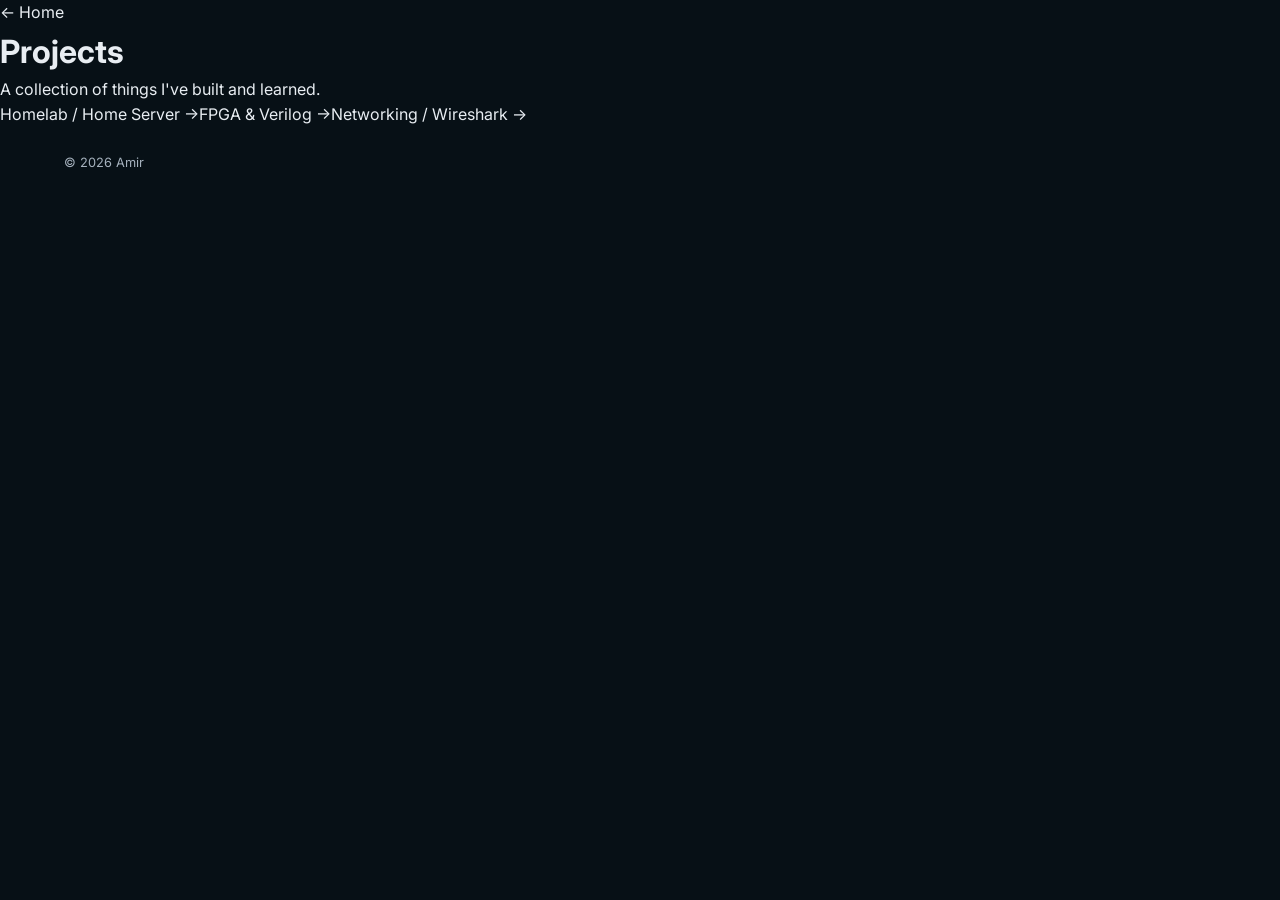
<file: projects/index.html>
<!doctype html><html lang="en"><head><meta charset="utf-8"><meta name="viewport" content="width=device-width,initial-scale=1"><title>Projects | Amir</title><link rel="stylesheet" href="../style.css"></head><body><header><a href="../index.html">← Home</a></header><main><h1>Projects</h1><p class="muted">A collection of things I've built and learned.</p><div class="cards"><a class="card" href="homelab.html">Homelab / Home Server →</a><a class="card" href="fpga.html">FPGA & Verilog →</a><a class="card" href="networking.html">Networking / Wireshark →</a></div></main><footer>© 2026 Amir</footer></body></html>
</file>
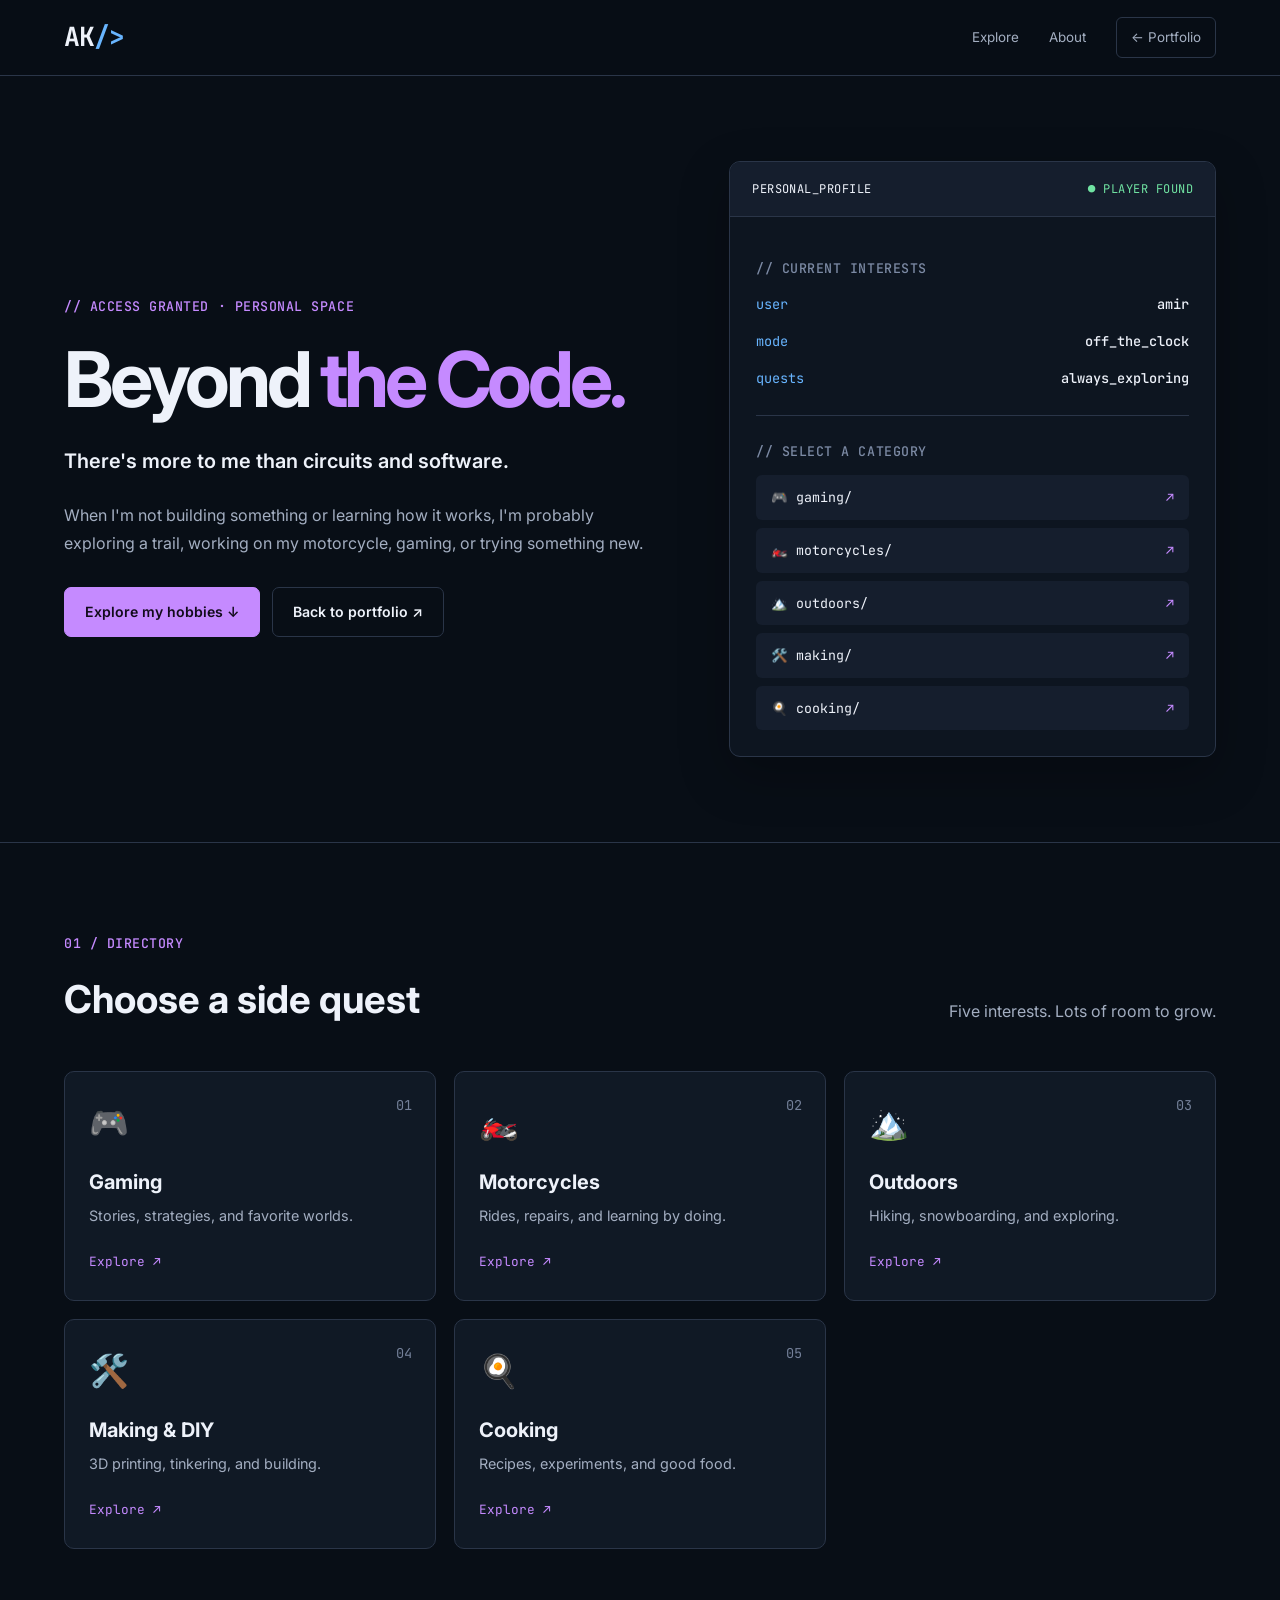
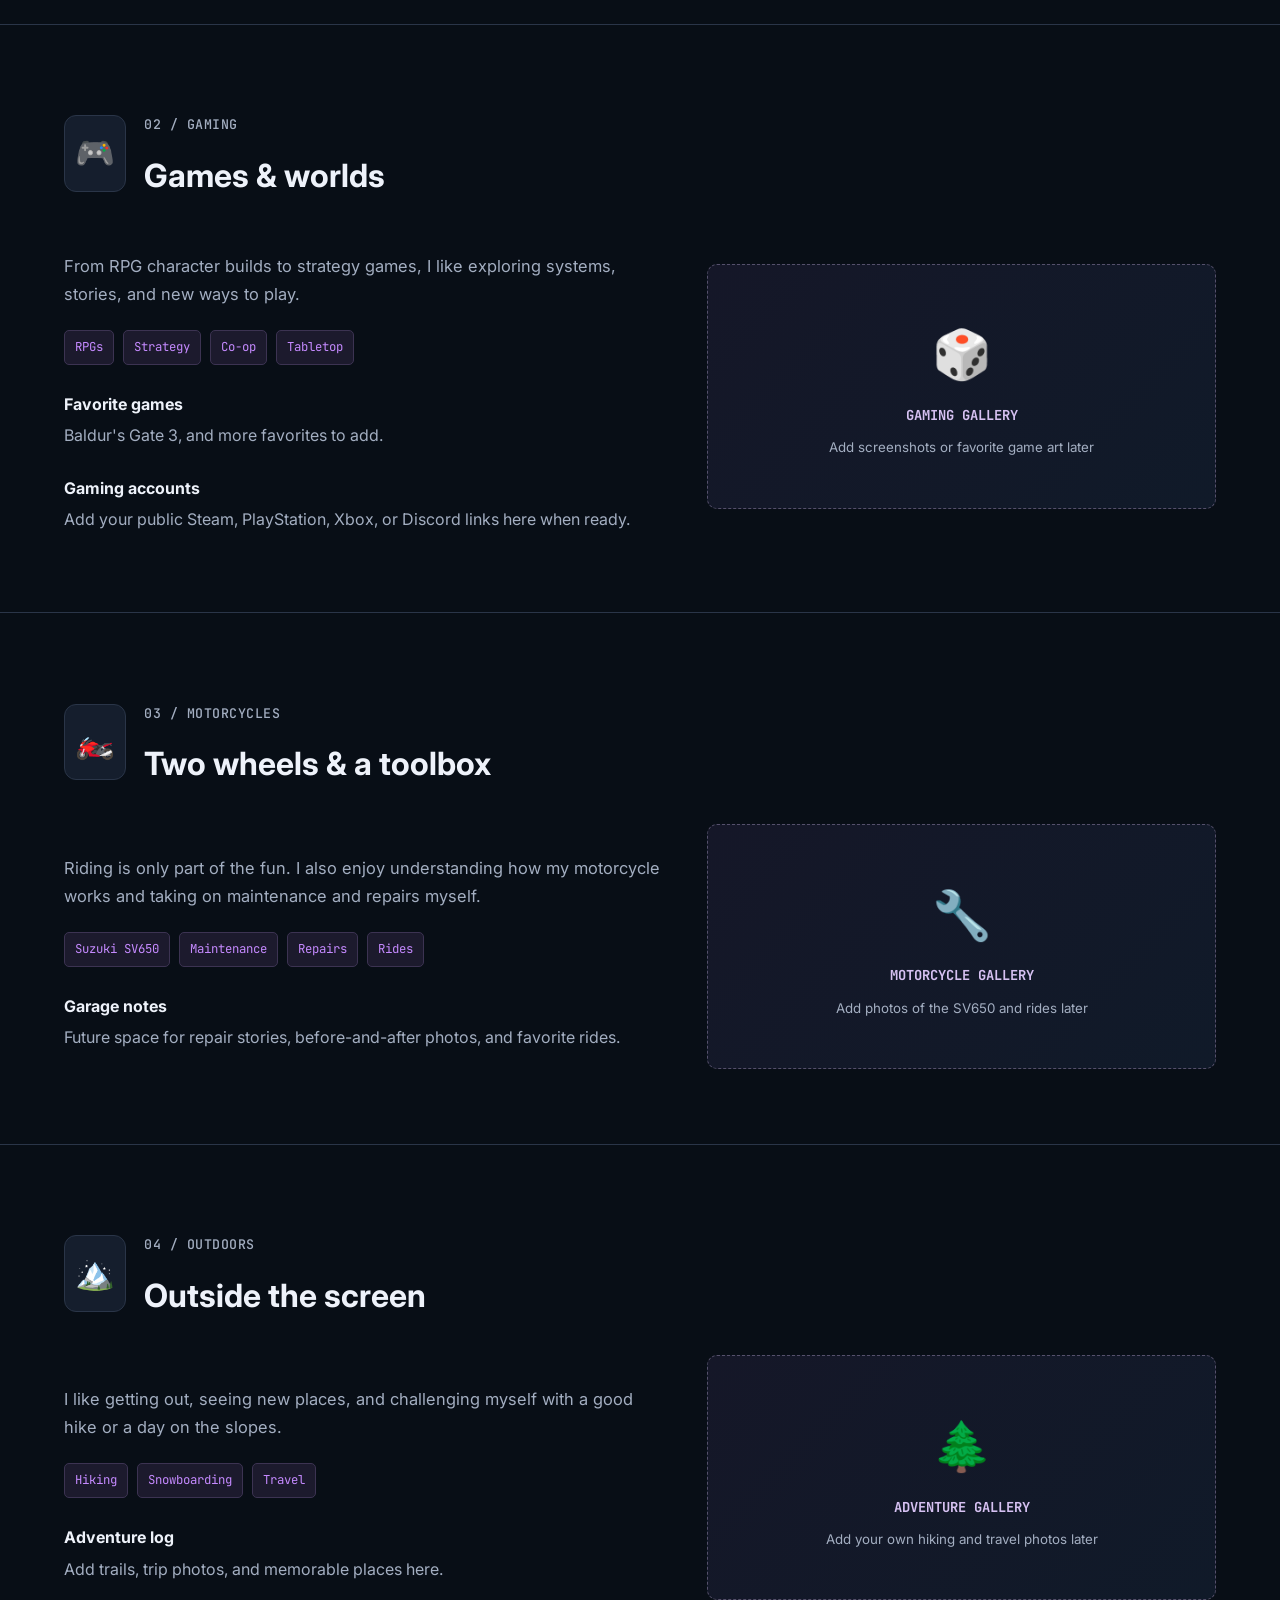
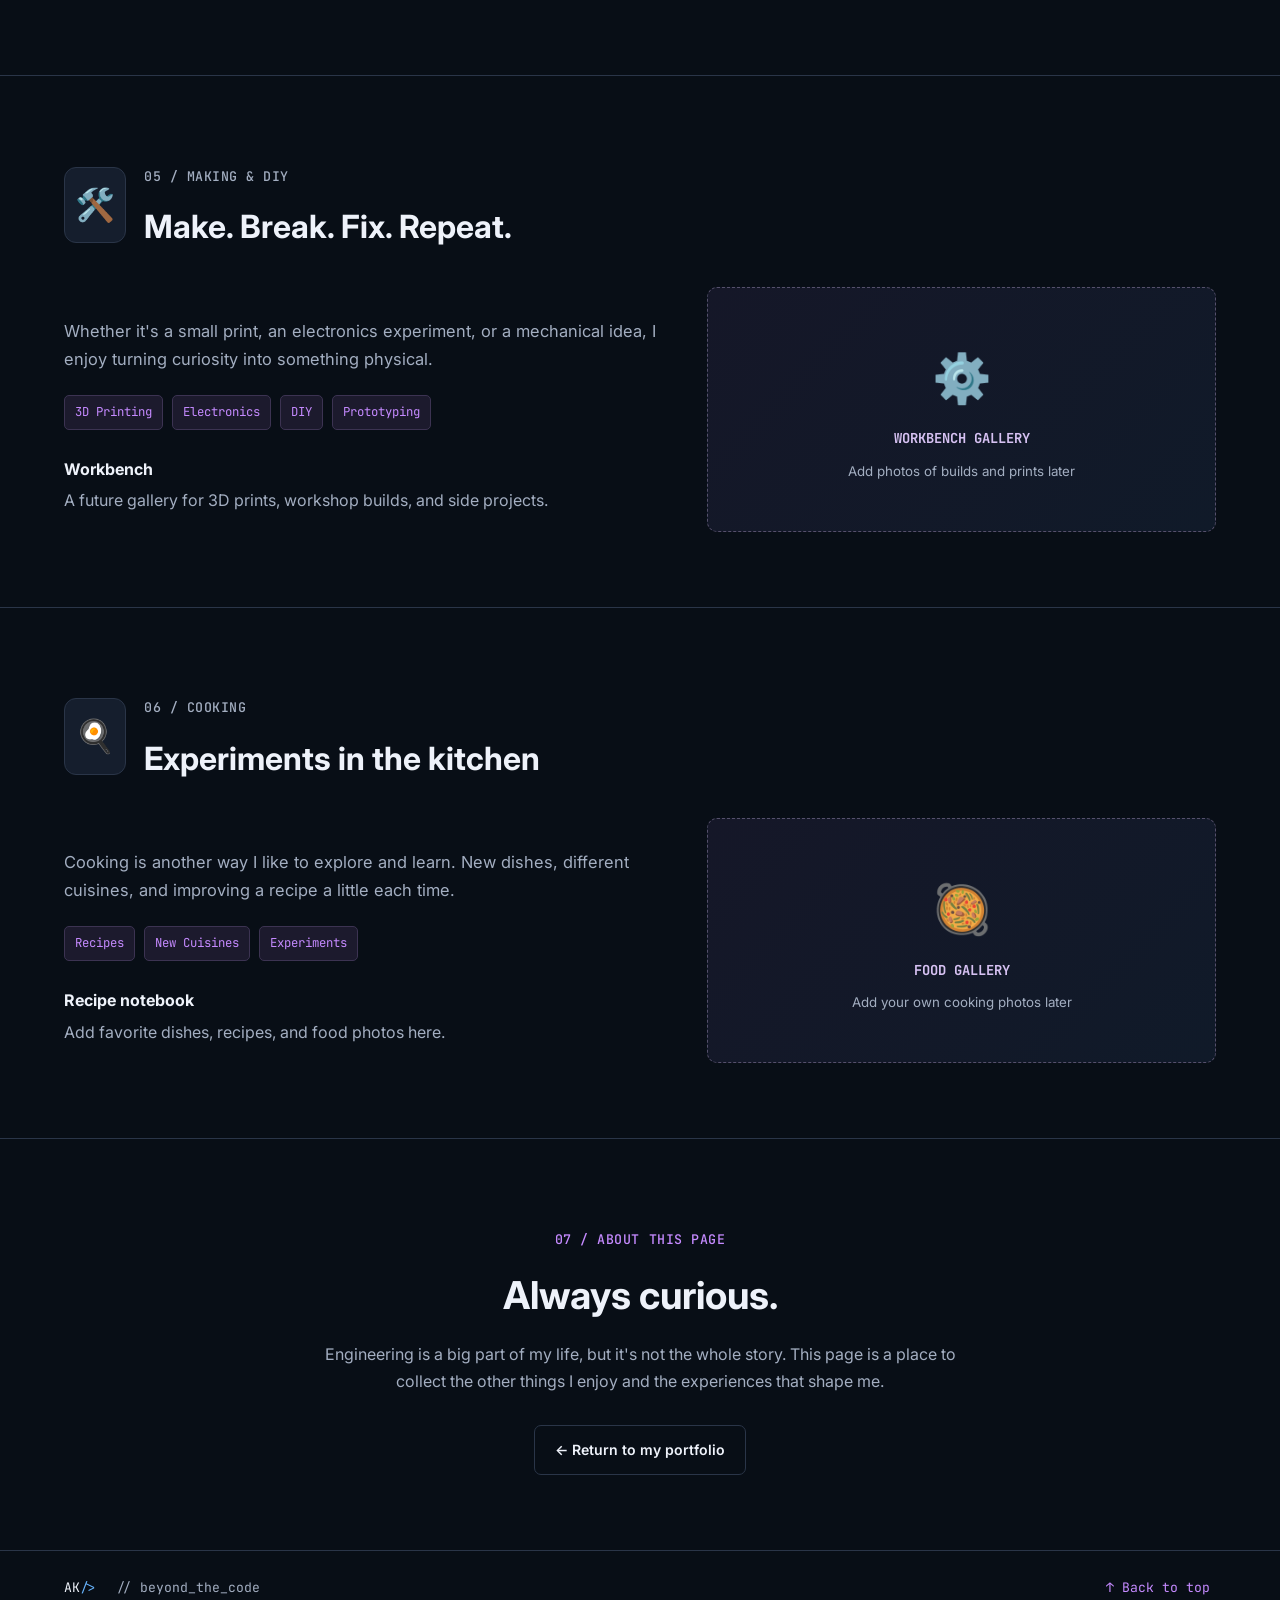
<file: hobbies.html>
<!DOCTYPE html>
<html lang="en">
<head>
  <meta charset="UTF-8">
  <meta name="viewport" content="width=device-width, initial-scale=1">
  <meta name="description" content="Beyond the Code — Amir's hobbies, adventures and interests.">
  <title>Beyond the Code | Amir Khorshid</title>
  <link rel="stylesheet" href="hobbies.css">
  <script src="hobbies.js" defer></script>
</head>
<body>
  <a class="skip-link" href="#main">Skip to content</a>
  <header class="site-header">
    <a class="brand" href="index.html" aria-label="Return to portfolio">AK<span>/&gt;</span></a>
    <nav aria-label="Hobbies navigation">
      <a href="#hobbies">Explore</a>
      <a href="#about">About</a>
      <a class="back-link" href="index.html">← Portfolio</a>
    </nav>
  </header>
  <main id="main">
    <section class="hero" aria-labelledby="hero-title">
      <div class="hero-copy">
        <p class="eyebrow">// ACCESS GRANTED · PERSONAL SPACE</p>
        <h1 id="hero-title">Beyond <span>the Code.</span></h1>
        <p class="subtitle">There's more to me than circuits and software.</p>
        <p class="intro">When I'm not building something or learning how it works, I'm probably exploring a trail, working on my motorcycle, gaming, or trying something new.</p>
        <div class="hero-actions">
          <a class="button primary" href="#hobbies">Explore my hobbies ↓</a>
          <a class="button secondary" href="index.html">Back to portfolio ↗</a>
        </div>
      </div>
      <aside class="profile-panel" aria-label="Personal profile overview">
        <div class="panel-top"><span>PERSONAL_PROFILE</span><span class="status">● PLAYER FOUND</span></div>
        <div class="panel-body">
          <p class="code-comment">// CURRENT INTERESTS</p>
          <div class="profile-line"><span>user</span><strong>amir</strong></div>
          <div class="profile-line"><span>mode</span><strong>off_the_clock</strong></div>
          <div class="profile-line"><span>quests</span><strong>always_exploring</strong></div>
          <div class="panel-divider"></div>
          <p class="code-comment">// SELECT A CATEGORY</p>
          <div class="mini-links">
            <a href="#gaming">🎮 gaming/ <span>↗</span></a>
            <a href="#motorcycles">🏍️ motorcycles/ <span>↗</span></a>
            <a href="#outdoors">🏔️ outdoors/ <span>↗</span></a>
            <a href="#making">🛠️ making/ <span>↗</span></a>
            <a href="#cooking">🍳 cooking/ <span>↗</span></a>
          </div>
        </div>
      </aside>
    </section>

    <section class="section" id="hobbies" aria-labelledby="hobbies-title">
      <div class="section-heading"><div><p class="eyebrow">01 / DIRECTORY</p><h2 id="hobbies-title">Choose a side quest</h2></div><p>Five interests. Lots of room to grow.</p></div>
      <div class="hobby-grid">
        <a class="hobby-card" href="#gaming"><span class="card-icon">🎮</span><span class="card-number">01</span><h3>Gaming</h3><p>Stories, strategies, and favorite worlds.</p><span class="card-arrow">Explore ↗</span></a>
        <a class="hobby-card" href="#motorcycles"><span class="card-icon">🏍️</span><span class="card-number">02</span><h3>Motorcycles</h3><p>Rides, repairs, and learning by doing.</p><span class="card-arrow">Explore ↗</span></a>
        <a class="hobby-card" href="#outdoors"><span class="card-icon">🏔️</span><span class="card-number">03</span><h3>Outdoors</h3><p>Hiking, snowboarding, and exploring.</p><span class="card-arrow">Explore ↗</span></a>
        <a class="hobby-card" href="#making"><span class="card-icon">🛠️</span><span class="card-number">04</span><h3>Making & DIY</h3><p>3D printing, tinkering, and building.</p><span class="card-arrow">Explore ↗</span></a>
        <a class="hobby-card" href="#cooking"><span class="card-icon">🍳</span><span class="card-number">05</span><h3>Cooking</h3><p>Recipes, experiments, and good food.</p><span class="card-arrow">Explore ↗</span></a>
      </div>
    </section>

    <section class="section detail" id="gaming" aria-labelledby="gaming-title"><div class="detail-heading"><span class="detail-icon">🎮</span><div><p class="eyebrow">02 / GAMING</p><h2 id="gaming-title">Games & worlds</h2></div></div><div class="detail-layout"><div><p>From RPG character builds to strategy games, I like exploring systems, stories, and new ways to play.</p><div class="chips"><span>RPGs</span><span>Strategy</span><span>Co-op</span><span>Tabletop</span></div><h3>Favorite games</h3><p class="muted">Baldur's Gate 3, and more favorites to add.</p><h3>Gaming accounts</h3><p class="muted">Add your public Steam, PlayStation, Xbox, or Discord links here when ready.</p></div><div class="media-placeholder"><span>🎲</span><strong>GAMING GALLERY</strong><small>Add screenshots or favorite game art later</small></div></div></section>

    <section class="section detail" id="motorcycles" aria-labelledby="motorcycles-title"><div class="detail-heading"><span class="detail-icon">🏍️</span><div><p class="eyebrow">03 / MOTORCYCLES</p><h2 id="motorcycles-title">Two wheels & a toolbox</h2></div></div><div class="detail-layout"><div><p>Riding is only part of the fun. I also enjoy understanding how my motorcycle works and taking on maintenance and repairs myself.</p><div class="chips"><span>Suzuki SV650</span><span>Maintenance</span><span>Repairs</span><span>Rides</span></div><h3>Garage notes</h3><p class="muted">Future space for repair stories, before-and-after photos, and favorite rides.</p></div><div class="media-placeholder"><span>🔧</span><strong>MOTORCYCLE GALLERY</strong><small>Add photos of the SV650 and rides later</small></div></div></section>

    <section class="section detail" id="outdoors" aria-labelledby="outdoors-title"><div class="detail-heading"><span class="detail-icon">🏔️</span><div><p class="eyebrow">04 / OUTDOORS</p><h2 id="outdoors-title">Outside the screen</h2></div></div><div class="detail-layout"><div><p>I like getting out, seeing new places, and challenging myself with a good hike or a day on the slopes.</p><div class="chips"><span>Hiking</span><span>Snowboarding</span><span>Travel</span></div><h3>Adventure log</h3><p class="muted">Add trails, trip photos, and memorable places here.</p></div><div class="media-placeholder"><span>🌲</span><strong>ADVENTURE GALLERY</strong><small>Add your own hiking and travel photos later</small></div></div></section>

    <section class="section detail" id="making" aria-labelledby="making-title"><div class="detail-heading"><span class="detail-icon">🛠️</span><div><p class="eyebrow">05 / MAKING & DIY</p><h2 id="making-title">Make. Break. Fix. Repeat.</h2></div></div><div class="detail-layout"><div><p>Whether it's a small print, an electronics experiment, or a mechanical idea, I enjoy turning curiosity into something physical.</p><div class="chips"><span>3D Printing</span><span>Electronics</span><span>DIY</span><span>Prototyping</span></div><h3>Workbench</h3><p class="muted">A future gallery for 3D prints, workshop builds, and side projects.</p></div><div class="media-placeholder"><span>⚙️</span><strong>WORKBENCH GALLERY</strong><small>Add photos of builds and prints later</small></div></div></section>

    <section class="section detail" id="cooking" aria-labelledby="cooking-title"><div class="detail-heading"><span class="detail-icon">🍳</span><div><p class="eyebrow">06 / COOKING</p><h2 id="cooking-title">Experiments in the kitchen</h2></div></div><div class="detail-layout"><div><p>Cooking is another way I like to explore and learn. New dishes, different cuisines, and improving a recipe a little each time.</p><div class="chips"><span>Recipes</span><span>New Cuisines</span><span>Experiments</span></div><h3>Recipe notebook</h3><p class="muted">Add favorite dishes, recipes, and food photos here.</p></div><div class="media-placeholder"><span>🥘</span><strong>FOOD GALLERY</strong><small>Add your own cooking photos later</small></div></div></section>

    <section class="section closing" id="about"><p class="eyebrow">07 / ABOUT THIS PAGE</p><h2>Always curious.</h2><p>Engineering is a big part of my life, but it's not the whole story. This page is a place to collect the other things I enjoy and the experiences that shape me.</p><a class="button secondary" href="index.html">← Return to my portfolio</a></section>
  </main>
  <footer><span>AK<span class="accent">/&gt;</span> <span class="footer-note">// beyond_the_code</span></span><button id="back-to-top" type="button">↑ Back to top</button></footer>
</body>
</html>
</file>
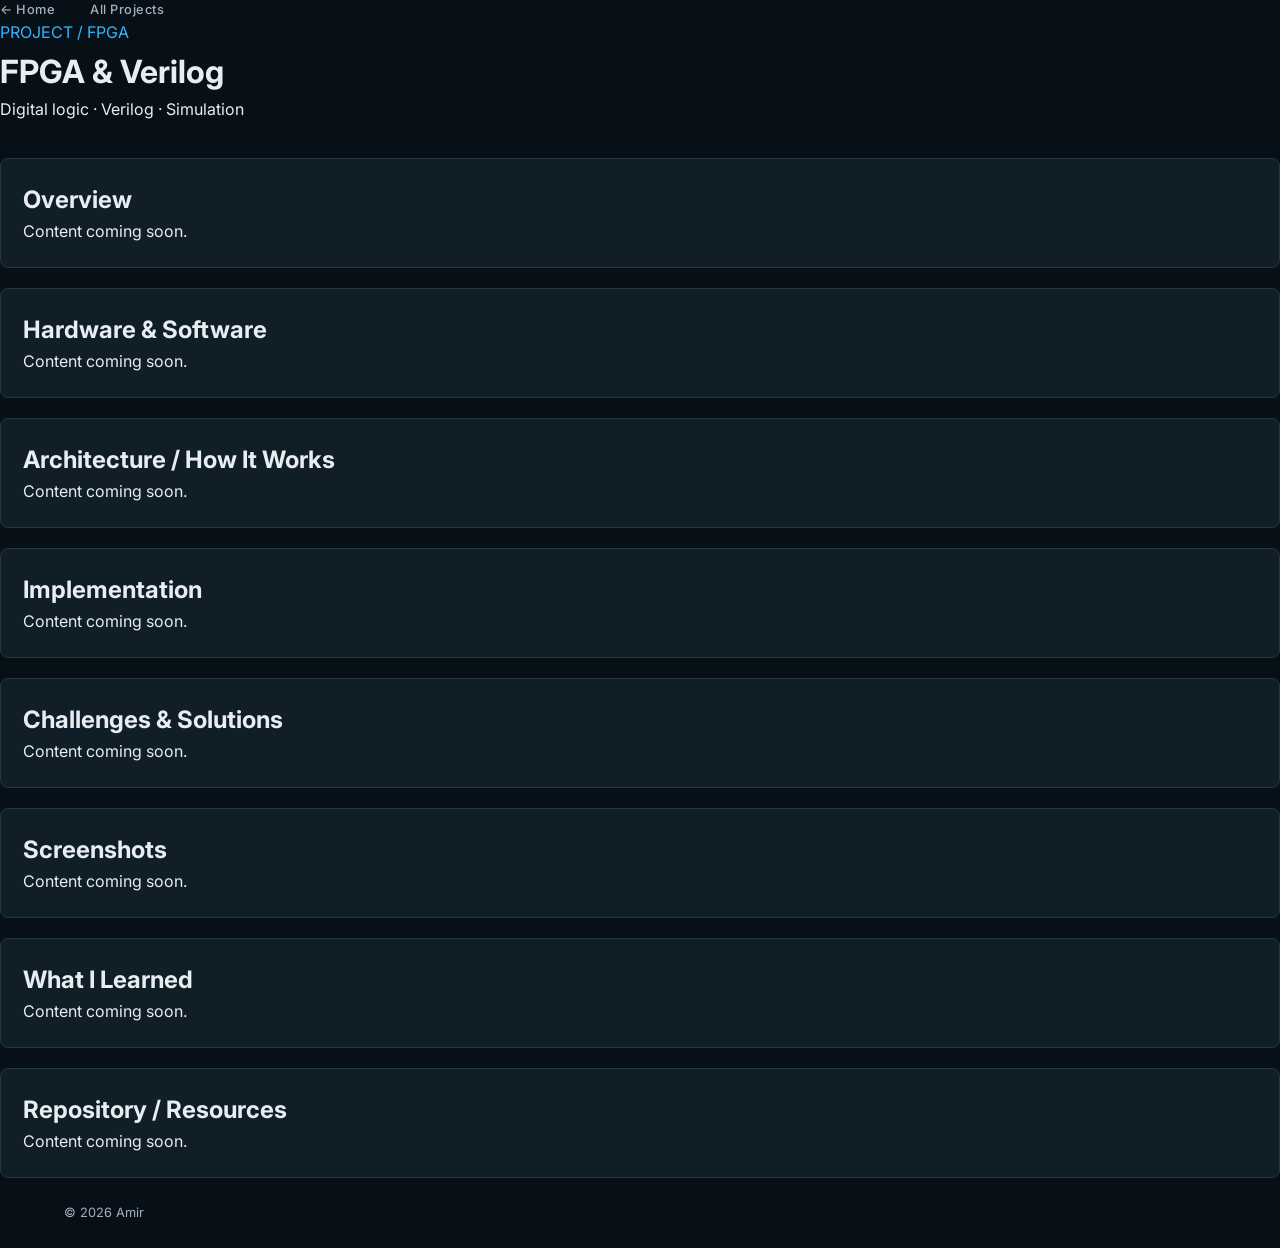
<file: projects/fpga.html>
<!doctype html><html lang="en"><head><meta charset="utf-8"><meta name="viewport" content="width=device-width,initial-scale=1"><title>FPGA & Verilog | Amir</title><link rel="stylesheet" href="../style.css"><link rel="stylesheet" href="../css/projects.css"></head><body><header><nav><a href="../index.html">← Home</a><a href="index.html">All Projects</a></nav></header><main><p class="project-meta">PROJECT / FPGA</p><h1>FPGA & Verilog</h1><p class="muted">Digital logic · Verilog · Simulation</p><div class="project-sections"><section><h2>Overview</h2><p class="muted">Content coming soon.</p></section><section><h2>Hardware & Software</h2><p class="muted">Content coming soon.</p></section><section><h2>Architecture / How It Works</h2><p class="muted">Content coming soon.</p></section><section><h2>Implementation</h2><p class="muted">Content coming soon.</p></section><section><h2>Challenges & Solutions</h2><p class="muted">Content coming soon.</p></section><section><h2>Screenshots</h2><p class="muted">Content coming soon.</p></section><section><h2>What I Learned</h2><p class="muted">Content coming soon.</p></section><section><h2>Repository / Resources</h2><p class="muted">Content coming soon.</p></section></div></main><footer>© 2026 Amir</footer><script src="../js/projects.js"></script></body></html>
</file>
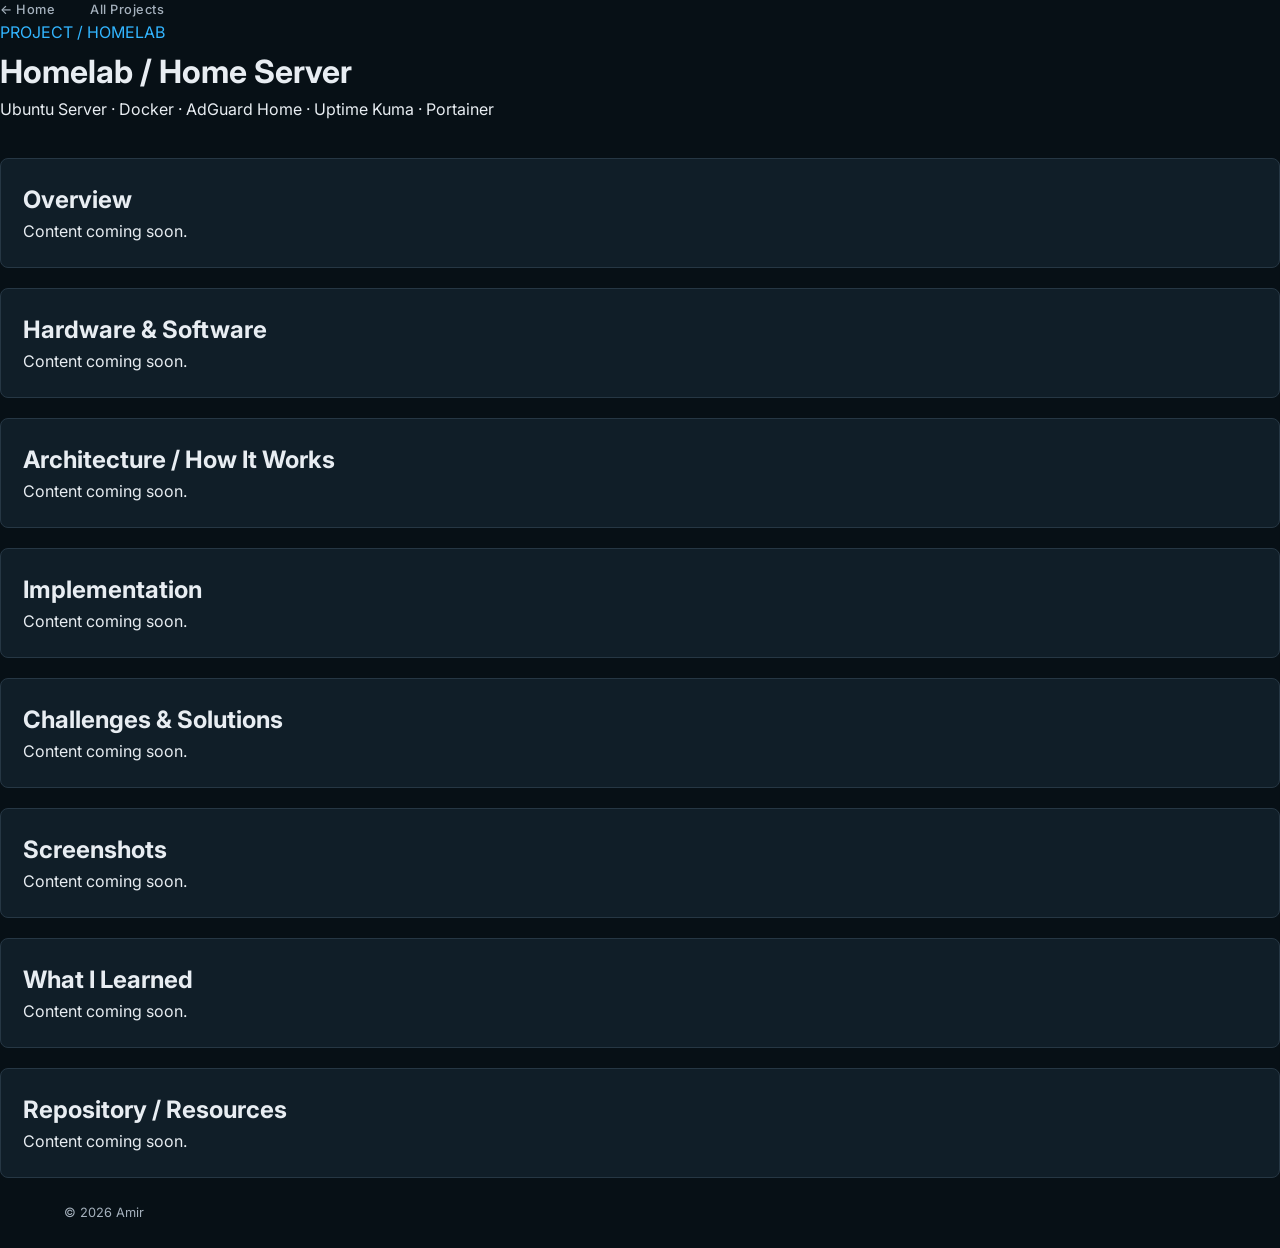
<file: projects/homelab.html>
<!doctype html><html lang="en"><head><meta charset="utf-8"><meta name="viewport" content="width=device-width,initial-scale=1"><title>Homelab / Home Server | Amir</title><link rel="stylesheet" href="../style.css"><link rel="stylesheet" href="../css/projects.css"></head><body><header><nav><a href="../index.html">← Home</a><a href="index.html">All Projects</a></nav></header><main><p class="project-meta">PROJECT / HOMELAB</p><h1>Homelab / Home Server</h1><p class="muted">Ubuntu Server · Docker · AdGuard Home · Uptime Kuma · Portainer</p><div class="project-sections"><section><h2>Overview</h2><p class="muted">Content coming soon.</p></section><section><h2>Hardware & Software</h2><p class="muted">Content coming soon.</p></section><section><h2>Architecture / How It Works</h2><p class="muted">Content coming soon.</p></section><section><h2>Implementation</h2><p class="muted">Content coming soon.</p></section><section><h2>Challenges & Solutions</h2><p class="muted">Content coming soon.</p></section><section><h2>Screenshots</h2><p class="muted">Content coming soon.</p></section><section><h2>What I Learned</h2><p class="muted">Content coming soon.</p></section><section><h2>Repository / Resources</h2><p class="muted">Content coming soon.</p></section></div></main><footer>© 2026 Amir</footer><script src="../js/projects.js"></script></body></html>
</file>
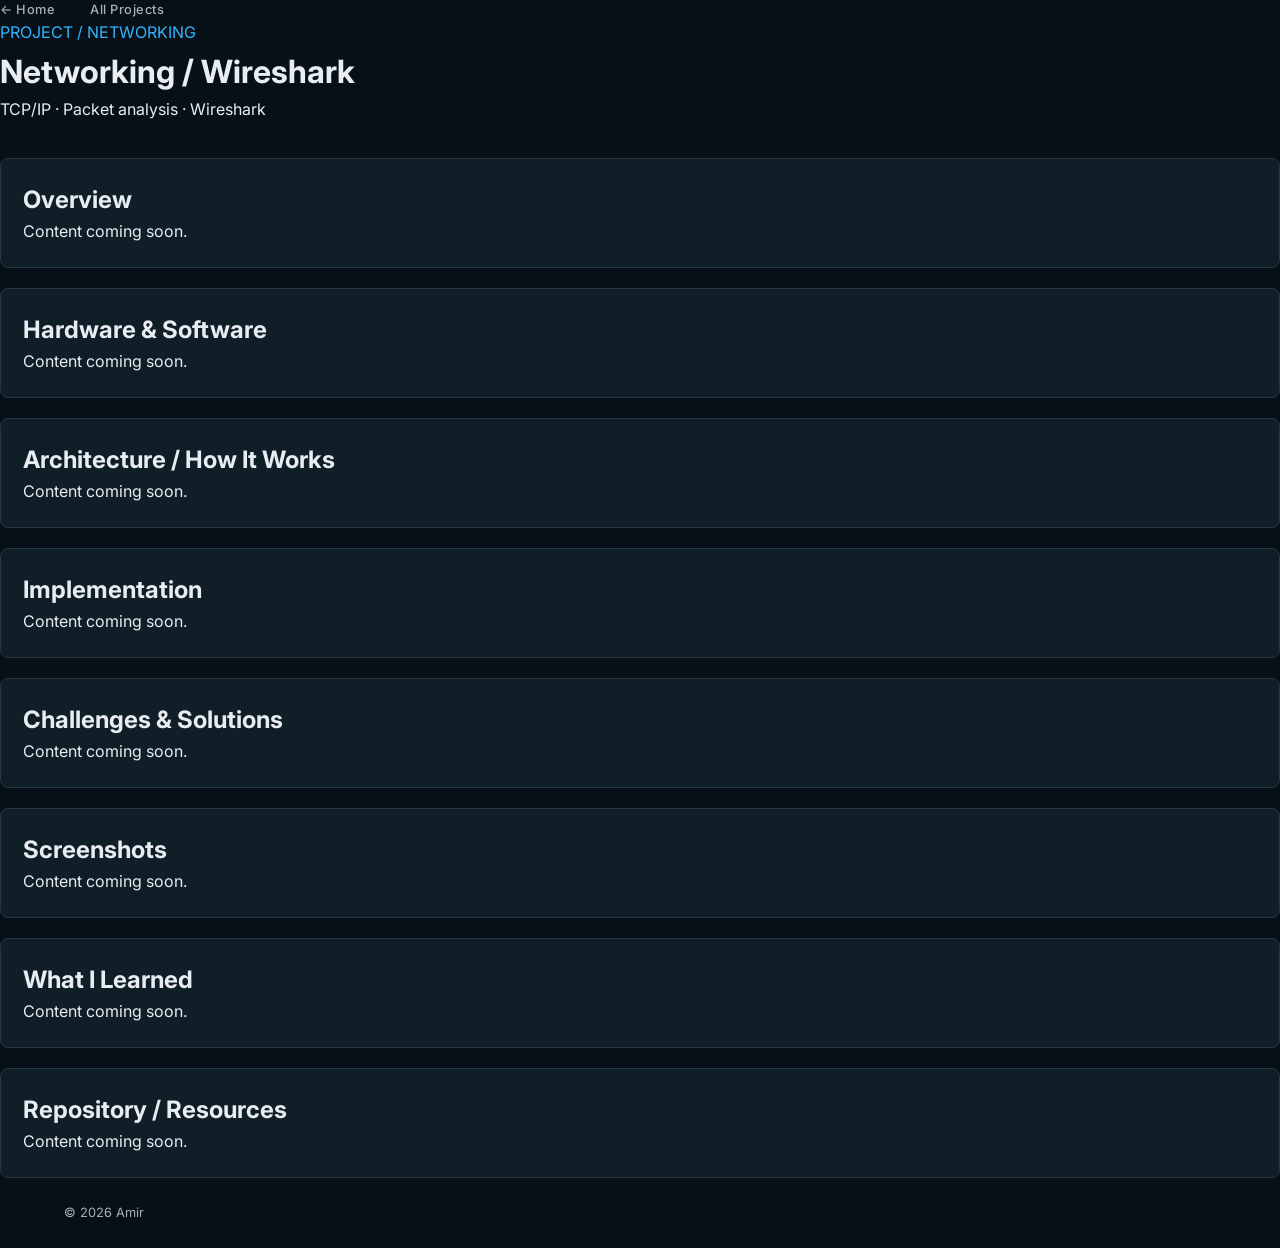
<file: projects/networking.html>
<!doctype html><html lang="en"><head><meta charset="utf-8"><meta name="viewport" content="width=device-width,initial-scale=1"><title>Networking / Wireshark | Amir</title><link rel="stylesheet" href="../style.css"><link rel="stylesheet" href="../css/projects.css"></head><body><header><nav><a href="../index.html">← Home</a><a href="index.html">All Projects</a></nav></header><main><p class="project-meta">PROJECT / NETWORKING</p><h1>Networking / Wireshark</h1><p class="muted">TCP/IP · Packet analysis · Wireshark</p><div class="project-sections"><section><h2>Overview</h2><p class="muted">Content coming soon.</p></section><section><h2>Hardware & Software</h2><p class="muted">Content coming soon.</p></section><section><h2>Architecture / How It Works</h2><p class="muted">Content coming soon.</p></section><section><h2>Implementation</h2><p class="muted">Content coming soon.</p></section><section><h2>Challenges & Solutions</h2><p class="muted">Content coming soon.</p></section><section><h2>Screenshots</h2><p class="muted">Content coming soon.</p></section><section><h2>What I Learned</h2><p class="muted">Content coming soon.</p></section><section><h2>Repository / Resources</h2><p class="muted">Content coming soon.</p></section></div></main><footer>© 2026 Amir</footer><script src="../js/projects.js"></script></body></html>
</file>
<file: style.css>
@import url('https://fonts.googleapis.com/css2?family=Inter:wght@400;500;600;700&family=JetBrains+Mono:wght@400;500;600&display=swap');

/* ================= VARIABLES ================= */

:root {
    --background: #071016;
    --background-light: #0b151d;
    --card: #0a141b;

    --border: #263744;

    --text: #e8edf2;
    --muted: #a5b1bd;

    --blue: #32b5ff;
}


/* ================= GENERAL ================= */

* {
    box-sizing: border-box;
    margin: 0;
    padding: 0;
}

html {
    scroll-behavior: smooth;
}

body {
    background: var(--background);
    color: var(--text);

    font-family:
        "Inter",
        sans-serif;
		
/* Technical typography */

.terminal-text,
.section-number,
.dashboard-title,
.dashboard-body,
.tags,
.logo {
    font-family: 'JetBrains Mono', monospace;
}

    line-height: 1.6;
}

a {
    color: inherit;
    text-decoration: none;
}


/* Minimalist logo */

.logo {
    font-family: 'Inter', sans-serif;
    font-size: 1.6rem;
    font-weight: 700;
    letter-spacing: -1px;
    color: var(--text);
    text-decoration: none;
}

.logo-accent {
    color: var(--blue);
}

.logo:hover {
    opacity: 0.8;
}




/* ================= NAVBAR ================= */

.navbar {
    height: 75px;

    display: flex;
    align-items: center;
    justify-content: space-between;

    padding: 0 5%;

    border-bottom: 1px solid var(--border);

    position: sticky;
    top: 0;

    background: rgba(7, 16, 22, 0.95);

    z-index: 100;
}

.logo {
    font-size: 1.5rem;
    font-weight: bold;
    letter-spacing: 2px;
}

nav {
    display: flex;
    gap: 35px;
}

nav a {
    color: var(--muted);
    font-size: 0.9rem;
}

nav a:hover {
    color: var(--blue);
}



/* ================= NAVIGATION REFINEMENTS ================= */

.navbar {
    height: 70px;
}

nav a {
    font-size: 0.8rem;
    font-weight: 500;
    letter-spacing: 0.5px;
    transition: color 0.2s;
}

.button {
    font-size: 0.9rem;
    font-weight: 500;
    border-radius: 6px;
}

.primary {
    background: var(--blue);
    color: #071016;
    border-color: var(--blue);
}

.primary:hover {
    background: #66c8ff;
}

.secondary:hover {
    background: #101e29;
}



/* ================= MODERN HERO ================= */

.hero {
    min-height: 520px;

    display: grid;
    grid-template-columns: 1.1fr 0.9fr;

    align-items: center;
    gap: 60px;

    padding: 65px 5%;

    border-bottom: 1px solid var(--border);
}

.hero-content {
    padding: 0;
}

.terminal-text {
    color: var(--blue);
    font-size: 0.9rem;
    margin-bottom: 20px;
}

.hero h1 {
    font-size: clamp(2.8rem, 4.5vw, 4.5rem);
    font-weight: 700;
    line-height: 1.15;
    letter-spacing: -2px;
}

.hero h1 span {
    color: var(--blue);
}

.hero h2 {
    margin-top: 20px;
    color: var(--text);
    font-size: 1.3rem;
    font-weight: 500;
}

.hero-university {
    margin-top: 8px;
    color: var(--muted);
    font-size: 0.95rem;
}

.hero-description {
    max-width: 520px;
    margin-top: 25px;
    color: var(--muted);
    font-size: 1rem;
    line-height: 1.8;
}

.hero-buttons {
    display: flex;
    gap: 15px;
    margin-top: 35px;
}

/* ================= BUTTONS ================= */

.button {
    display: inline-block;

    padding: 13px 22px;

    border: 1px solid var(--border);
    border-radius: 5px;

    transition: 0.2s;
}

.primary {
    background: var(--blue);
    color: #001018;
}

.primary:hover {
    transform: translateY(-2px);
}

.secondary:hover {
    border-color: var(--blue);
    color: var(--blue);
}


/* ================= HERO IMAGE ================= */

.hero-image {
    height: 100%;
}

.hero-image img {
    width: 100%;
    height: 100%;

    object-fit: cover;

    opacity: 0.7;
}


/* ================= SECTIONS ================= */

.section {
    padding: 65px 5%;

    border-bottom: 1px solid var(--border);
}

.section-number {
    display: inline;

    color: var(--blue);

    font-size: 1.2rem;
}

.section-title {
    display: inline;

    margin-left: 10px;

    font-size: 1.3rem;
}


/* ================= ABOUT ================= */

.about-grid {
    display: grid;

    grid-template-columns:
        250px
        1fr
        300px;

    gap: 45px;

    margin-top: 35px;

    align-items: center;
}

.about-image {
    width: 100%;

    border-radius: 4px;
}

.about-text h3 {
    font-size: 1.5rem;

    margin-bottom: 15px;
}

.about-text p {
    color: var(--muted);

    margin-bottom: 10px;
}

.interests {
    border-left: 1px solid var(--border);

    padding-left: 30px;
}

.interests h4 {
    color: var(--blue);

    margin-bottom: 15px;
}

.interests ul {
    list-style: none;
}

.interests li {
    margin: 10px 0;

    color: var(--muted);
}

.interests li::before {
    content: ">";

    color: var(--blue);

    margin-right: 10px;
}


/* ================= PROJECTS ================= */

.project-grid {
    display: grid;

    grid-template-columns: repeat(3, 1fr);

    gap: 20px;

    margin-top: 35px;
}

.project-card {
    background: var(--card);

    border: 1px solid var(--border);
    border-radius: 5px;

    overflow: hidden;

    transition: 0.2s;
}

.project-card:hover {
    transform: translateY(-5px);

    border-color: var(--blue);
}

.project-card img {
    width: 100%;
    height: 180px;

    object-fit: cover;
}

.project-content {
    padding: 20px;
}

.project-content h3 {
    margin-bottom: 10px;
}

.project-content p {
    color: var(--muted);

    min-height: 100px;
}

.project-content > a {
    color: var(--blue);
}


/* ================= TAGS ================= */

.tags {
    display: flex;
    flex-wrap: wrap;

    gap: 8px;

    margin: 20px 0;
}

.tags span {
    padding: 4px 9px;

    border: 1px solid var(--border);
    border-radius: 4px;

    color: var(--blue);

    font-size: 0.75rem;
}


/* ================= SKILLS ================= */

.skills-grid {
    display: grid;

    grid-template-columns:
        repeat(4, 1fr);

    gap: 15px;

    margin-top: 35px;
}

.skills-grid div {
    padding: 20px;

    border: 1px solid var(--border);
    border-radius: 5px;

    transition: 0.2s;
}

.skills-grid div:hover {
    border-color: var(--blue);
}


/* ================= CONTACT ================= */

.contact h3 {
    margin-top: 30px;

    font-size: 1.6rem;
}

.contact > p {
    color: var(--muted);

    margin-top: 10px;
}

.contact-buttons {
    display: flex;

    gap: 15px;

    margin-top: 30px;
}

.contact-buttons a {
    padding: 12px 30px;

    border: 1px solid var(--border);
    border-radius: 5px;
}

.contact-buttons a:hover {
    border-color: var(--blue);

    color: var(--blue);
}


/* ================= FOOTER ================= */

footer {
    display: flex;

    justify-content: space-between;
    align-items: center;

    padding: 25px 5%;

    color: var(--muted);

    font-size: 0.8rem;
}

footer strong {
    color: var(--text);
}


/* ================= MOBILE ================= */

@media (max-width: 850px) {

    nav {
        display: none;
    }

    .hero {
        grid-template-columns: 1fr;
    }

    .hero-image {
        display: none;
    }

    .about-grid {
        grid-template-columns: 1fr;
    }

    .interests {
        border-left: none;
        padding-left: 0;
    }

    .project-grid {
        grid-template-columns: 1fr;
    }

    .skills-grid {
        grid-template-columns: repeat(2, 1fr);
    }

}


@media (max-width: 500px) {

    .hero-buttons {
        flex-direction: column;
    }

    .skills-grid {
        grid-template-columns: 1fr;
    }

    .contact-buttons {
        flex-direction: column;
    }

}



/* ================= RESPONSIVE DASHBOARD ================= */

@media (max-width: 1000px) {

    .hero {
        grid-template-columns: 1fr;
        gap: 45px;
        padding: 70px 5%;
    }

    .hero-dashboard {
        max-width: 100%;
    }

}

@media (max-width: 500px) {

    .hero {
        padding: 55px 5%;
    }

    .hero h1 {
        font-size: 2.5rem;
        letter-spacing: -1px;
    }

    .dashboard-body {
        padding: 18px;
        font-size: 0.75rem;
    }

    .dashboard-line {
        flex-wrap: wrap;
    }

}



/* ================= TECHNICAL DASHBOARD ================= */

.hero-dashboard {
    width: 100%;
    max-width: 520px;

    background: #0b151e;

    border: 1px solid #263744;
    border-radius: 10px;

    overflow: hidden;

    box-shadow: 0 20px 60px rgba(0, 0, 0, 0.25);
}

.dashboard-header {
    display: flex;
    justify-content: space-between;
    align-items: center;

    padding: 16px 22px;

    background: #101e29;
    border-bottom: 1px solid var(--border);
}

.dashboard-title {
    font-size: 0.8rem;
    color: var(--muted);
    letter-spacing: 1px;
}

.dashboard-status {
    display: flex;
    align-items: center;
    gap: 8px;

    color: #4ade80;
    font-family: 'JetBrains Mono', monospace;
    font-size: 0.7rem;
}

.status-dot {
    width: 7px;
    height: 7px;

    background: #4ade80;
    border-radius: 50%;

    box-shadow: 0 0 10px #4ade80;
}

.dashboard-body {
    padding: 25px;
    font-size: 0.85rem;
}

.dashboard-comment {
    color: #60798c;
    margin-bottom: 18px;
}

.dashboard-line {
    display: flex;
    justify-content: space-between;
    gap: 12px;

    margin-bottom: 14px;
}

.dashboard-key {
    color: var(--blue);
}

.dashboard-key::before {
    content: "> ";
    color: #60798c;
}

.dashboard-value {
    color: #d4e2eb;
    text-align: right;
    overflow-wrap: anywhere;
}

.dashboard-divider {
    height: 1px;
    background: var(--border);
    margin: 25px 0;
}

.dashboard-project {
    display: flex;
    align-items: center;
    gap: 12px;

    padding: 12px;

    margin-bottom: 8px;

    background: #101e29;
    border: 1px solid transparent;
    border-radius: 5px;

    transition: 0.2s;
}

.dashboard-project:hover {
    border-color: var(--blue);
    background: #142737;
}

.project-indicator {
    width: 7px;
    height: 7px;

    background: var(--blue);
    border-radius: 50%;
}

.project-arrow {
    margin-left: auto;
    color: var(--blue);
}

.dashboard-footer {
    display: flex;
    align-items: center;
    gap: 8px;

    color: var(--blue);
}

.cursor {
    animation: blink 1s step-end infinite;
}

@keyframes blink {
    50% {
        opacity: 0;
    }
}


/* ===== SECRET GAMING EASTER EGG ===== */

#game-button {
    background: transparent;
    border: 1px solid #263744;
    border-radius: 6px;
    padding: 8px 12px;
    font-size: 20px;
    cursor: pointer;
    opacity: 0.55;
    transition: 0.2s;
}

#game-button:hover {
    opacity: 1;
    border-color: #a855f7;
}

.game-modal {
    position: fixed;
    inset: 0;
    background: rgba(0, 0, 0, 0.85);
    display: flex;
    align-items: center;
    justify-content: center;
    z-index: 1000;
    padding: 20px;
}

.game-modal[hidden] {
    display: none;
}

.game-panel {
    position: relative;
    width: 100%;
    max-width: 430px;
    padding: 35px 25px;
    background: #11101e;
    border: 1px solid #a855f7;
    border-radius: 10px;
    text-align: center;
    box-shadow: 0 0 35px #a855f722;
}

.close-game {
    position: absolute;
    right: 15px;
    top: 10px;
    border: none;
    background: transparent;
    color: #aaa;
    font-size: 28px;
    cursor: pointer;
}

.game-label {
    color: #a855f7;
    letter-spacing: 3px;
    font-size: 12px;
    margin-bottom: 12px;
}

.game-panel h2 {
    color: #e9d5ff;
    font-size: 22px;
}

#game-message {
    color: #a99abb;
    margin: 15px 0;
}

.code-progress {
    color: #a855f7;
    font-size: 21px;
    letter-spacing: 4px;
    margin: 20px 0;
}

.game-controls button,
.reset-game {
    background: #211832;
    color: #e9d5ff;
    border: 1px solid #624386;
    border-radius: 6px;
    padding: 12px 18px;
    margin: 4px;
    cursor: pointer;
    font-family: inherit;
    font-size: 18px;
}

.game-controls button:hover,
.reset-game:hover {
    background: #543479;
}

.game-ab {
    margin-top: 20px;
}

.reset-game {
    margin-top: 20px;
    font-size: 12px;
}
</file>
<file: hobbies.css>
@import url('https://fonts.googleapis.com/css2?family=Inter:wght@400;500;600;700;800&family=JetBrains+Mono:wght@400;500;600&display=swap');

/* ========== COLORS ========== */

:root {
    --bg: #080e16;
    --surface: #101925;
    --surface2: #151e2d;
    --border: #2a3548;
    --text: #eef2fa;
    --muted: #a3aec1;
    --blue: #68b5ff;
    --purple: #c58aff;
    --green: #70e3a2;
}

/* ========== GENERAL ========== */

* {
    box-sizing: border-box;
}

html {
    scroll-behavior: smooth;
    scroll-padding-top: 95px;
}

body {
    margin: 0;
    background: var(--bg);
    color: var(--text);
    font-family: 'Inter', sans-serif;
    line-height: 1.7;
}

a {
    color: inherit;
    text-decoration: none;
}

button {
    font: inherit;
}

a:focus-visible,
button:focus-visible {
    outline: 2px solid var(--purple);
    outline-offset: 4px;
}

.skip-link {
    position: absolute;
    left: -9999px;
    top: 8px;
    z-index: 999;
    background: var(--purple);
    color: var(--bg);
    padding: 8px 16px;
}

.skip-link:focus {
    left: 8px;
}

/* ========== NAVIGATION ========== */

.site-header {
    height: 76px;
    display: flex;
    align-items: center;
    justify-content: space-between;

    padding: 0 5%;

    border-bottom: 1px solid var(--border);
    background: rgba(8, 14, 22, 0.95);

    position: sticky;
    top: 0;
    z-index: 10;

    backdrop-filter: blur(12px);
}

.brand {
    font-family: 'JetBrains Mono', monospace;
    font-size: 1.65rem;
    font-weight: 700;
    letter-spacing: -1px;
}

.brand span,
.accent {
    color: var(--blue);
}

.site-header nav {
    display: flex;
    align-items: center;
    gap: 30px;

    font-size: 0.84rem;
    color: var(--muted);
}

.site-header nav a:hover {
    color: var(--purple);
}

.back-link {
    border: 1px solid var(--border);
    padding: 8px 14px;
    border-radius: 6px;
}

/* ========== HERO ========== */

.hero {
    max-width: 1450px;
    margin: auto;
    min-height: 570px;

    padding: 85px 5%;

    display: grid;
    grid-template-columns: 1.1fr 0.9fr;
    align-items: center;
    gap: 70px;
}

.eyebrow,
.code-comment {
    font-family: 'JetBrains Mono', monospace;
    font-size: 0.83rem;
    font-weight: 500;
    color: var(--purple);
    letter-spacing: 0.04em;
}

.hero h1 {
    font-size: clamp(3.3rem, 6vw, 5.8rem);
    line-height: 1.08;
    letter-spacing: -0.055em;

    margin: 22px 0;
}

.hero h1 span {
    color: var(--purple);
}

.subtitle {
    font-size: 1.25rem;
    font-weight: 600;
}

.intro {
    max-width: 590px;
    color: var(--muted);
    margin: 24px 0 30px;
}

.hero-actions {
    display: flex;
    gap: 12px;
    flex-wrap: wrap;
}

/* ========== BUTTONS ========== */

.button {
    display: inline-block;
    padding: 12px 20px;

    border: 1px solid var(--border);
    border-radius: 7px;

    font-size: 0.88rem;
    font-weight: 600;

    transition: 0.2s;
}

.button:hover {
    transform: translateY(-2px);
}

.primary {
    background: var(--purple);
    border-color: var(--purple);
    color: #120b1b;
}

.secondary:hover {
    border-color: var(--purple);
    background: #21182e;
}

/* ========== PROFILE DASHBOARD ========== */

.profile-panel {
    border: 1px solid var(--border);
    background: #0d1520;
    border-radius: 11px;
    overflow: hidden;

    box-shadow: 0 18px 50px rgba(0, 0, 0, 0.25);
}

.panel-top {
    display: flex;
    justify-content: space-between;
    gap: 10px;

    padding: 17px 22px;

    background: var(--surface2);
    border-bottom: 1px solid var(--border);

    font-family: 'JetBrains Mono', monospace;
    font-size: 0.75rem;
    letter-spacing: 0.04em;
}

.status {
    color: var(--green);
}

.panel-body {
    padding: 26px;
}

.code-comment {
    color: #7c8aa4;
}

.profile-line {
    display: flex;
    justify-content: space-between;
    gap: 15px;

    margin: 14px 0;

    font-family: 'JetBrains Mono', monospace;
    font-size: 0.85rem;
}

.profile-line span {
    color: var(--blue);
}

.profile-line strong {
    font-weight: 500;
    overflow-wrap: anywhere;
    text-align: right;
}

.panel-divider {
    height: 1px;
    background: var(--border);
    margin: 24px 0;
}

/* ========== DASHBOARD LINKS ========== */

.mini-links {
    display: grid;
    gap: 8px;
}

.mini-links a {
    display: flex;
    justify-content: space-between;

    padding: 10px 14px;

    border: 1px solid transparent;
    border-radius: 6px;

    background: var(--surface2);

    font-family: 'JetBrains Mono', monospace;
    font-size: 0.83rem;

    transition: 0.2s;
}

.mini-links a:hover {
    border-color: var(--purple);
}

.mini-links a span {
    color: var(--purple);
}

/* ========== SECTIONS ========== */

.section {
    border-top: 1px solid var(--border);
    padding: 75px max(5%, calc((100% - 1300px) / 2));
}

.section-heading {
    display: flex;
    align-items: end;
    justify-content: space-between;
    gap: 25px;

    margin-bottom: 30px;
}

.section-heading h2,
.closing h2 {
    font-size: clamp(1.8rem, 3vw, 2.5rem);
    margin: 8px 0;
}

.section-heading > p,
.detail p,
.closing > p:not(.eyebrow) {
    color: var(--muted);
}

/* ========== HOBBY CARDS ========== */

.hobby-grid {
    display: grid;
    grid-template-columns: repeat(3, minmax(0, 1fr));
    gap: 18px;
}

.hobby-card {
    min-height: 230px;
    padding: 24px;

    border: 1px solid var(--border);
    border-radius: 10px;

    background: var(--surface);
    position: relative;

    transition: 0.2s;
}

.hobby-card:hover {
    transform: translateY(-4px);
    border-color: var(--purple);
    background: #191a30;
}

.card-icon {
    font-size: 2rem;
}

.card-number {
    position: absolute;
    right: 23px;
    top: 22px;

    color: #748099;

    font-family: 'JetBrains Mono', monospace;
    font-size: 0.85rem;
}

.hobby-card h3 {
    font-size: 1.25rem;
    margin: 15px 0 5px;
}

.hobby-card p {
    font-size: 0.9rem;
    color: var(--muted);
    margin: 0 0 18px;
}

.card-arrow {
    color: var(--purple);
    font-family: 'JetBrains Mono', monospace;
    font-size: 0.8rem;
}

/* ========== HOBBY DETAILS ========== */

.detail-heading {
    display: flex;
    align-items: center;
    gap: 18px;
    margin-bottom: 28px;
}

.detail-icon {
    font-size: 2rem;
    background: var(--surface2);

    border: 1px solid var(--border);
    border-radius: 12px;

    padding: 10px;
}

.detail h2 {
    font-size: 2rem;
    margin: 4px 0;
}

.detail-layout {
    display: grid;
    grid-template-columns: 1fr 0.85fr;
    gap: 45px;
    align-items: center;
}

.detail-layout > div:first-child > p:first-child {
    max-width: 670px;
    font-size: 1.03rem;
}

.detail h3 {
    margin: 26px 0 4px;
    font-size: 1rem;
}

.detail .muted {
    margin: 4px 0;
}

/* ========== INTEREST TAGS ========== */

.chips {
    display: flex;
    gap: 9px;
    flex-wrap: wrap;
    margin-top: 22px;
}

.chips span {
    font-family: 'JetBrains Mono', monospace;
    font-size: 0.77rem;

    color: var(--purple);
    background: #1c1a2d;

    border: 1px solid #3c3352;
    border-radius: 5px;

    padding: 6px 10px;
}

/* ========== GALLERY PLACEHOLDERS ========== */

.media-placeholder {
    min-height: 245px;

    border: 1px dashed #55506b;
    border-radius: 10px;

    background: linear-gradient(
        135deg,
        #151728,
        #101a29
    );

    display: flex;
    flex-direction: column;
    align-items: center;
    justify-content: center;

    text-align: center;
    gap: 9px;
    padding: 25px;
}

.media-placeholder > span {
    font-size: 3rem;
}

.media-placeholder strong {
    font-family: 'JetBrains Mono', monospace;
    font-size: 0.86rem;
    color: #d6c1f2;
}

.media-placeholder small {
    color: var(--muted);
}

/* ========== CLOSING SECTION ========== */

.closing {
    text-align: center;
}

.closing > p:not(.eyebrow) {
    max-width: 650px;
    margin: 12px auto 30px;
}

/* ========== FOOTER ========== */

footer {
    border-top: 1px solid var(--border);

    padding: 25px 5%;

    display: flex;
    justify-content: space-between;
    align-items: center;
    gap: 15px;

    font-family: 'JetBrains Mono', monospace;
    font-size: 0.82rem;
}

.footer-note {
    color: var(--muted);
    margin-left: 12px;
}

footer button {
    background: none;
    border: none;

    color: var(--purple);
    cursor: pointer;
}

/* ========== TABLET ========== */

@media (max-width: 950px) {

    .hero {
        grid-template-columns: 1fr;
        gap: 38px;
        padding-top: 60px;
        padding-bottom: 65px;
    }

    .hobby-grid {
        grid-template-columns: repeat(2, minmax(0, 1fr));
    }

    .detail-layout {
        grid-template-columns: 1fr;
        gap: 25px;
    }

    .media-placeholder {
        min-height: 210px;
    }
}

/* ========== MOBILE ========== */

@media (max-width: 600px) {

    .site-header {
        padding: 0 5%;
    }

    .site-header nav {
        gap: 12px;
        font-size: 0.75rem;
    }

    .site-header nav a:first-child,
    .site-header nav a:nth-child(2) {
        display: none;
    }

    .hero {
        padding: 55px 5%;
    }

    .hero h1 {
        font-size: clamp(2.7rem, 12vw, 4rem);
    }

    .panel-body {
        padding: 20px;
    }

    .section {
        padding: 55px 5%;
    }

    .section-heading {
        display: block;
    }

    .hobby-grid {
        grid-template-columns: 1fr;
    }

    .hobby-card {
        min-height: 190px;
    }

    .detail h2 {
        font-size: 1.6rem;
    }

    .footer-note {
        display: none;
    }
}

/* ========== ACCESSIBILITY ========== */

@media (prefers-reduced-motion: reduce) {

    html {
        scroll-behavior: auto;
    }

    *,
    *::before,
    *::after {
        transition: none !important;
    }
}
</file>
<file: css/projects.css>
.project-meta{color:#32b5ff}.project-sections{display:grid;gap:20px;margin-top:35px}.project-sections section{padding:22px;background:#101e28;border:1px solid #263744;border-radius:8px}
</file>
